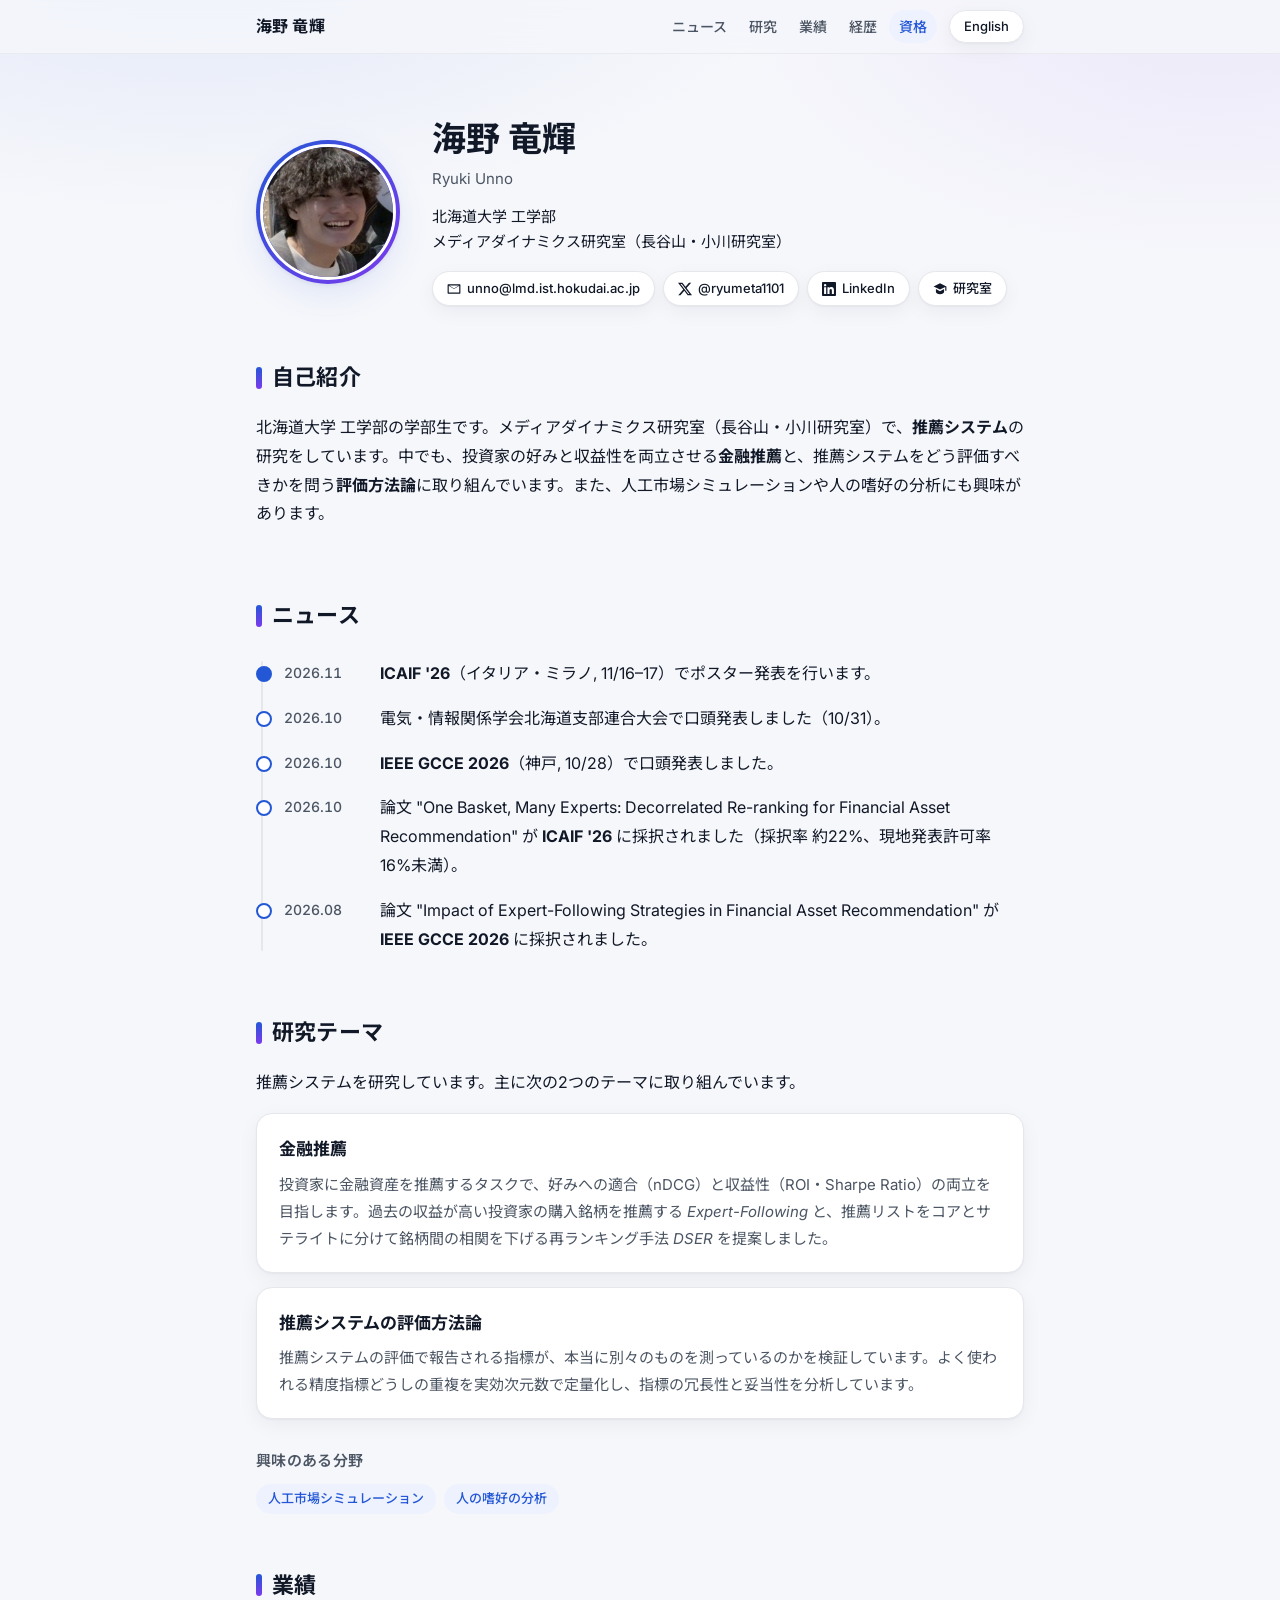
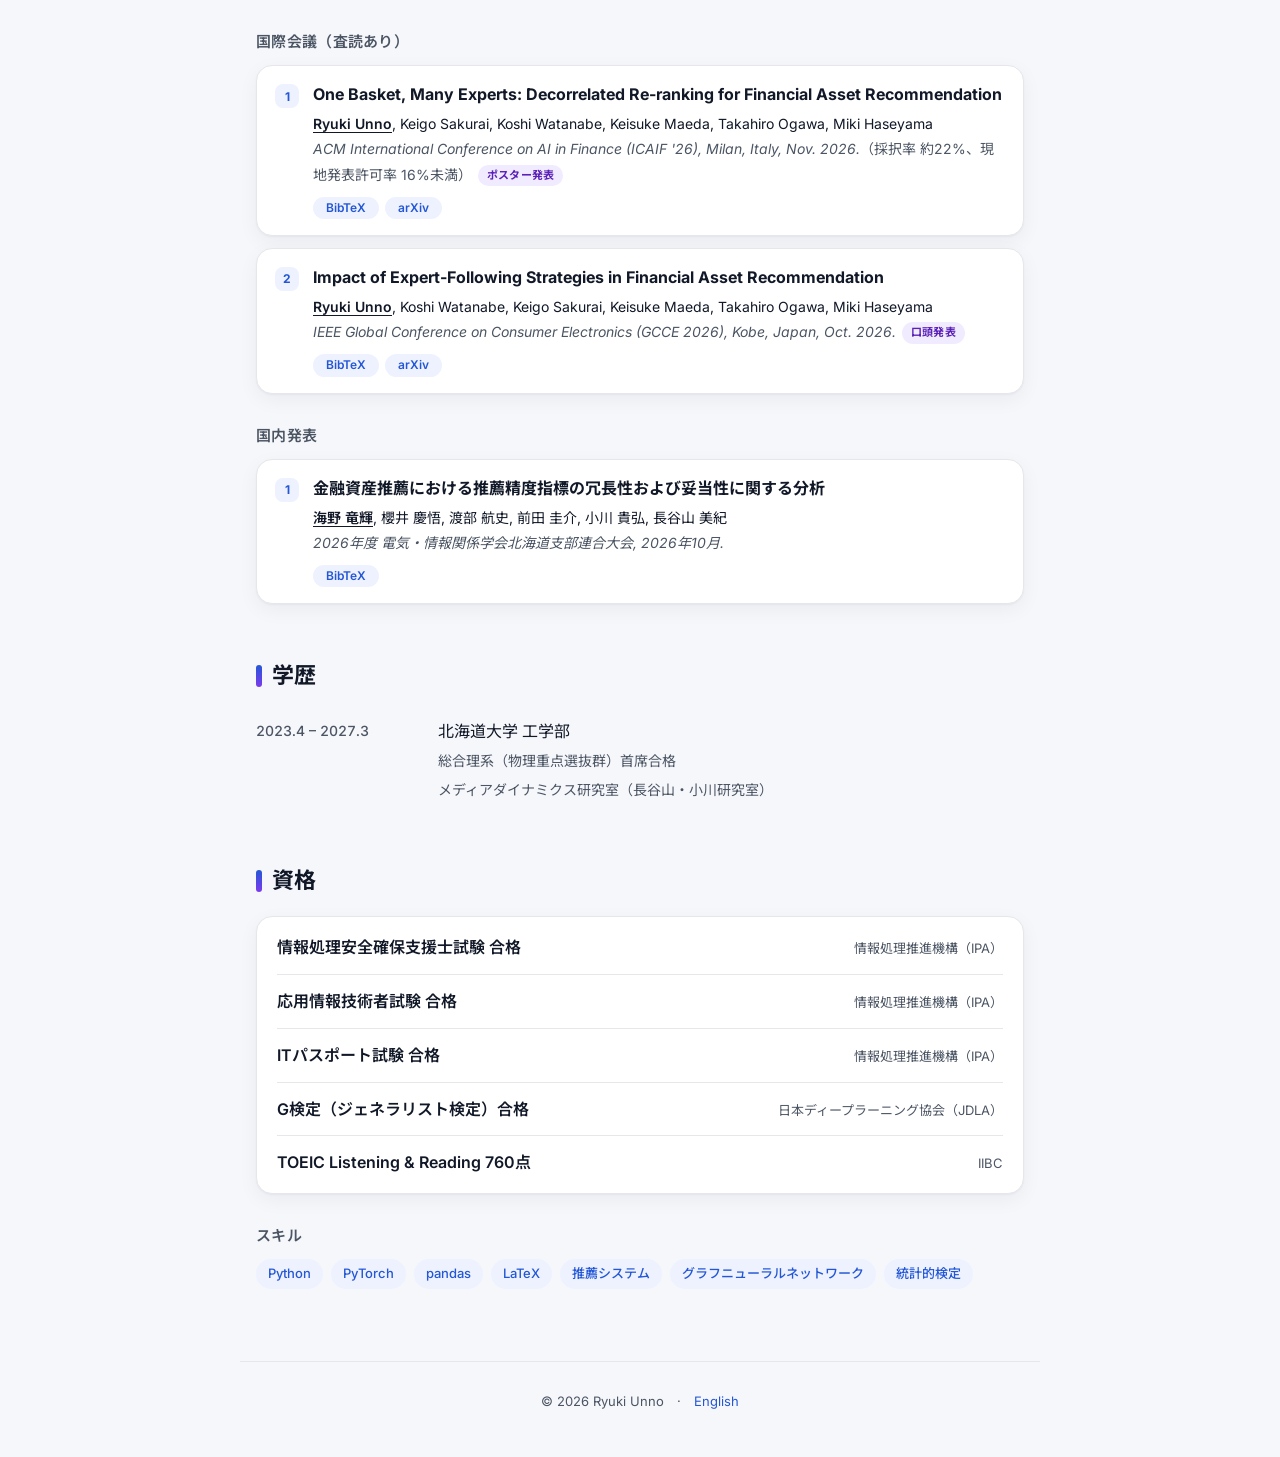
<file: index.html>
<!doctype html>
<html lang="ja">
<head>
  <meta charset="utf-8">
  <meta name="viewport" content="width=device-width, initial-scale=1">
  <title>海野 竜輝 | Ryuki Unno</title>
  <meta name="description" content="海野 竜輝（北海道大学 メディアダイナミクス研究室）のホームページ。推薦システムを研究しており、特に金融推薦と推薦システムの評価方法論に取り組んでいます。">
  <meta property="og:title" content="海野 竜輝 | Ryuki Unno">
  <meta property="og:description" content="推薦システムの研究（金融推薦・評価方法論） — 北海道大学">
  <meta property="og:type" content="website">
  <meta property="og:locale" content="ja_JP">
  <meta property="og:url" content="https://ryumeta1101.github.io/">
  <meta property="og:image" content="https://ryumeta1101.github.io/assets/images/profile.jpg">
  <meta name="twitter:card" content="summary">
  <link rel="canonical" href="https://ryumeta1101.github.io/">
  <link rel="alternate" hreflang="ja" href="https://ryumeta1101.github.io/">
  <link rel="alternate" hreflang="en" href="https://ryumeta1101.github.io/en/">
  <link rel="alternate" hreflang="x-default" href="https://ryumeta1101.github.io/">
  <link rel="icon" href="assets/images/favicon.svg" type="image/svg+xml">
  <link rel="preconnect" href="https://fonts.googleapis.com">
  <link rel="preconnect" href="https://fonts.gstatic.com" crossorigin>
  <link href="https://fonts.googleapis.com/css2?family=Inter:wght@400;500;600;700&family=Noto+Sans+JP:wght@400;500;600;700&display=swap" rel="stylesheet">
  <link rel="stylesheet" href="assets/css/style.css">
</head>
<body>

<header class="site-header">
  <nav class="nav">
    <a class="brand" href="#top">海野 竜輝</a>
    <ul>
      <li><a href="#news">ニュース</a></li>
      <li><a href="#research">研究</a></li>
      <li><a href="#publications">業績</a></li>
      <li><a href="#about">経歴</a></li>
      <li><a href="#certifications">資格</a></li>
    </ul>
    <a class="lang-btn" href="en/index.html" hreflang="en" lang="en">English</a>
  </nav>
</header>

<main id="top">

  <!-- ===== プロフィール ===== -->
  <section class="hero">
    <!-- assets/images/profile.jpg を置くと写真が表示される（無いときは "RU" を表示） -->
    <div class="avatar">RU<img src="assets/images/profile.jpg" alt="海野 竜輝" onerror="this.remove()"></div>
    <div>
      <h1>海野 竜輝</h1>
      <p class="sub-name">Ryuki Unno</p>
      <p class="affil">
        北海道大学 工学部<br>
        メディアダイナミクス研究室（長谷山・小川研究室）
      </p>
      <div class="links">
        <a href="mailto:unno@lmd.ist.hokudai.ac.jp">
          <svg viewBox="0 0 24 24" aria-hidden="true"><path d="M2 4h20a1 1 0 0 1 1 1v14a1 1 0 0 1-1 1H2a1 1 0 0 1-1-1V5a1 1 0 0 1 1-1zm10 8.2L3 6.6V18h18V6.6l-9 5.6zM20.2 6H3.8L12 11.1 20.2 6z"/></svg>
          unno@lmd.ist.hokudai.ac.jp
        </a>
        <a href="https://x.com/ryumeta1101" target="_blank" rel="noopener">
          <svg viewBox="0 0 24 24" aria-hidden="true"><path d="M18.9 1.2h3.7l-8 9.2L24 22.8h-7.4l-5.8-7.6-6.6 7.6H.5L9 13 0 1.2h7.6l5.2 6.9 6.1-6.9zm-1.3 19.4h2L6.5 3.3H4.3l13.3 17.3z"/></svg>
          @ryumeta1101
        </a>
        <a href="https://www.linkedin.com/in/ryumeta1101/" target="_blank" rel="noopener">
          <svg viewBox="0 0 24 24" aria-hidden="true"><path d="M20.45 20.45h-3.55v-5.57c0-1.33-.03-3.04-1.85-3.04-1.85 0-2.14 1.45-2.14 2.94v5.67H9.35V9h3.41v1.56h.05c.48-.9 1.64-1.85 3.37-1.85 3.6 0 4.27 2.37 4.27 5.46v6.28zM5.34 7.43a2.06 2.06 0 1 1 0-4.13 2.06 2.06 0 0 1 0 4.13zM7.12 20.45H3.56V9h3.56v11.45zM22.23 0H1.77C.79 0 0 .77 0 1.73v20.54C0 23.23.79 24 1.77 24h20.45c.98 0 1.78-.77 1.78-1.73V1.73C24 .77 23.2 0 22.22 0z"/></svg>
          LinkedIn
        </a>
        <a href="https://www-lmd.ist.hokudai.ac.jp/" target="_blank" rel="noopener">
          <svg viewBox="0 0 24 24" aria-hidden="true"><path d="M12 2 1 7.5 12 13l9-4.5V15h2V7.5L12 2zM5 12.2V17c0 1.7 3.1 4 7 4s7-2.3 7-4v-4.8L12 15.7 5 12.2z"/></svg>
          研究室
        </a>
      </div>
    </div>
  </section>

  <!-- ===== 自己紹介 ===== -->
  <section id="bio">
    <h2>自己紹介</h2>
    <p>北海道大学 工学部の学部生です。メディアダイナミクス研究室（長谷山・小川研究室）で、<strong>推薦システム</strong>の研究をしています。中でも、投資家の好みと収益性を両立させる<strong>金融推薦</strong>と、推薦システムをどう評価すべきかを問う<strong>評価方法論</strong>に取り組んでいます。また、人工市場シミュレーションや人の嗜好の分析にも興味があります。</p>
  </section>

  <!-- ===== ニュース ===== -->
  <section id="news">
    <h2>ニュース</h2>
    <ul class="news">
      <li>
        <time datetime="2026-11">2026.11</time>
        <span><strong>ICAIF '26</strong>（イタリア・ミラノ, 11/16–17）でポスター発表を行います。</span>
      </li>
      <li>
        <time datetime="2026-10">2026.10</time>
        <span>電気・情報関係学会北海道支部連合大会で口頭発表しました（10/31）。</span>
      </li>
      <li>
        <time datetime="2026-10">2026.10</time>
        <span><strong>IEEE GCCE 2026</strong>（神戸, 10/28）で口頭発表しました。</span>
      </li>
      <li>
        <time datetime="2026-10">2026.10</time>
        <span>論文 "One Basket, Many Experts: Decorrelated Re-ranking for Financial Asset Recommendation" が <strong>ICAIF '26</strong> に採択されました（採択率 約22%、現地発表許可率 16%未満）。</span>
      </li>
      <li>
        <time datetime="2026-08">2026.08</time>
        <span>論文 "Impact of Expert-Following Strategies in Financial Asset Recommendation" が <strong>IEEE GCCE 2026</strong> に採択されました。</span>
      </li>
    </ul>
  </section>

  <!-- ===== 研究テーマ ===== -->
  <section id="research">
    <h2>研究テーマ</h2>
    <p>推薦システムを研究しています。主に次の2つのテーマに取り組んでいます。</p>
    <div class="cards">
      <div class="card">
        <h3>金融推薦</h3>
        <p>投資家に金融資産を推薦するタスクで、好みへの適合（nDCG）と収益性（ROI・Sharpe Ratio）の両立を目指します。過去の収益が高い投資家の購入銘柄を推薦する <em>Expert-Following</em> と、推薦リストをコアとサテライトに分けて銘柄間の相関を下げる再ランキング手法 <em>DSER</em> を提案しました。</p>
      </div>
      <div class="card">
        <h3>推薦システムの評価方法論</h3>
        <p>推薦システムの評価で報告される指標が、本当に別々のものを測っているのかを検証しています。よく使われる精度指標どうしの重複を実効次元数で定量化し、指標の冗長性と妥当性を分析しています。</p>
      </div>
    </div>
    <h3>興味のある分野</h3>
    <div class="tags">
      <span>人工市場シミュレーション</span><span>人の嗜好の分析</span>
    </div>
  </section>

  <!-- ===== 業績 ===== -->
  <section id="publications">
    <h2>業績</h2>

    <h3>国際会議（査読あり）</h3>
    <ol class="pubs">
      <li>
        <span class="title">One Basket, Many Experts: Decorrelated Re-ranking for Financial Asset Recommendation</span>
        <span class="authors"><span class="me">Ryuki Unno</span>, Keigo Sakurai, Koshi Watanabe, Keisuke Maeda, Takahiro Ogawa, Miki Haseyama</span>
        <span class="venue">ACM International Conference on AI in Finance (ICAIF '26), Milan, Italy, Nov. 2026.<span class="rate">（採択率 約22%、現地発表許可率 16%未満）</span><span class="badge">ポスター発表</span></span>
        <div class="pub-links">
          <button class="pub-btn bib-toggle" type="button" aria-expanded="false" aria-controls="bib-icaif">BibTeX</button>
          <!-- DOI は ACM の登録後（ICAIF 会期後）に有効になる。doi.org で開けるのを確かめてから戻す
          <a class="pub-btn" href="https://doi.org/10.1145/3858063.3858783" target="_blank" rel="noopener">DOI</a> -->
          <a class="pub-btn" href="https://arxiv.org/abs/2611.05952" target="_blank" rel="noopener">arXiv</a>
        </div>
        <div class="bib-box" id="bib-icaif" hidden>
          <button class="copy-btn" type="button" data-copied="コピーしました" data-failed="選択しました">コピー</button>
<pre><code>@inproceedings{unno2026onebasket,
  title         = {One Basket, Many Experts: Decorrelated Re-ranking for Financial Asset Recommendation},
  author        = {Unno, Ryuki and Sakurai, Keigo and Watanabe, Koshi and Maeda, Keisuke and Ogawa, Takahiro and Haseyama, Miki},
  booktitle     = {Proceedings of the 7th ACM International Conference on AI in Finance},
  series        = {ICAIF '26},
  year          = {2026},
  address       = {Milan, Italy},
  publisher     = {ACM},
  doi           = {10.1145/3858063.3858783},
  eprint        = {2611.05952},
  archivePrefix = {arXiv}
}</code></pre>
        </div>
      </li>
      <li>
        <span class="title">Impact of Expert-Following Strategies in Financial Asset Recommendation</span>
        <span class="authors"><span class="me">Ryuki Unno</span>, Koshi Watanabe, Keigo Sakurai, Keisuke Maeda, Takahiro Ogawa, Miki Haseyama</span>
        <span class="venue">IEEE Global Conference on Consumer Electronics (GCCE 2026), Kobe, Japan, Oct. 2026.<span class="badge">口頭発表</span></span>
        <div class="pub-links">
          <button class="pub-btn bib-toggle" type="button" aria-expanded="false" aria-controls="bib-gcce">BibTeX</button>
          <a class="pub-btn" href="https://arxiv.org/abs/2607.14556" target="_blank" rel="noopener">arXiv</a>
        </div>
        <div class="bib-box" id="bib-gcce" hidden>
          <button class="copy-btn" type="button" data-copied="コピーしました" data-failed="選択しました">コピー</button>
<pre><code>@inproceedings{unno2026expert,
  title         = {Impact of Expert-Following Strategies in Financial Asset Recommendation},
  author        = {Unno, Ryuki and Watanabe, Koshi and Sakurai, Keigo and Maeda, Keisuke and Ogawa, Takahiro and Haseyama, Miki},
  booktitle     = {Proceedings of the IEEE Global Conference on Consumer Electronics (GCCE)},
  year          = {2026},
  address       = {Kobe, Japan},
  publisher     = {IEEE},
  eprint        = {2607.14556},
  archivePrefix = {arXiv}
}</code></pre>
        </div>
      </li>
    </ol>

    <h3>国内発表</h3>
    <ol class="pubs">
      <li>
        <span class="title">金融資産推薦における推薦精度指標の冗長性および妥当性に関する分析</span>
        <span class="authors"><span class="me">海野 竜輝</span>, 櫻井 慶悟, 渡部 航史, 前田 圭介, 小川 貴弘, 長谷山 美紀</span>
        <span class="venue">2026年度 電気・情報関係学会北海道支部連合大会, 2026年10月.</span>
        <div class="pub-links">
          <button class="pub-btn bib-toggle" type="button" aria-expanded="false" aria-controls="bib-shibu">BibTeX</button>
        </div>
        <div class="bib-box" id="bib-shibu" hidden>
          <button class="copy-btn" type="button" data-copied="コピーしました" data-failed="選択しました">コピー</button>
<pre><code>@inproceedings{unno2026redundancy,
  title     = {金融資産推薦における推薦精度指標の冗長性および妥当性に関する分析},
  author    = {海野, 竜輝 and 櫻井, 慶悟 and 渡部, 航史 and 前田, 圭介 and 小川, 貴弘 and 長谷山, 美紀},
  booktitle = {2026年度 電気・情報関係学会北海道支部連合大会},
  year      = {2026},
  month     = oct
}</code></pre>
        </div>
      </li>
    </ol>
  </section>

  <!-- ===== 経歴 ===== -->
  <section id="about">
    <h2>学歴</h2>
    <ul class="timeline">
      <li>
        <span class="when">2023.4 – 2027.3</span>
        <span>北海道大学 工学部<br>
          <span class="sub">総合理系（物理重点選抜群）首席合格</span><br>
          <span class="sub">メディアダイナミクス研究室（長谷山・小川研究室）</span></span>
      </li>
    </ul>

  </section>

  <!-- ===== 資格 ===== -->
  <section id="certifications">
    <h2>資格</h2>
    <ul class="certs">
      <li><span class="cert-name">情報処理安全確保支援士試験 合格</span><span class="cert-org">情報処理推進機構（IPA）</span></li>
      <li><span class="cert-name">応用情報技術者試験 合格</span><span class="cert-org">情報処理推進機構（IPA）</span></li>
      <li><span class="cert-name">ITパスポート試験 合格</span><span class="cert-org">情報処理推進機構（IPA）</span></li>
      <li><span class="cert-name">G検定（ジェネラリスト検定）合格</span><span class="cert-org">日本ディープラーニング協会（JDLA）</span></li>
      <li><span class="cert-name">TOEIC Listening &amp; Reading 760点</span><span class="cert-org">IIBC</span></li>
    </ul>

    <h3>スキル</h3>
    <div class="tags">
      <span>Python</span><span>PyTorch</span><span>pandas</span><span>LaTeX</span>
      <span>推薦システム</span><span>グラフニューラルネットワーク</span><span>統計的検定</span>
    </div>
  </section>

</main>

<footer>
  © 2026 Ryuki Unno　·　<a href="en/index.html" hreflang="en" lang="en">English</a>
</footer>

<script src="assets/js/main.js"></script>
</body>
</html>
</file>
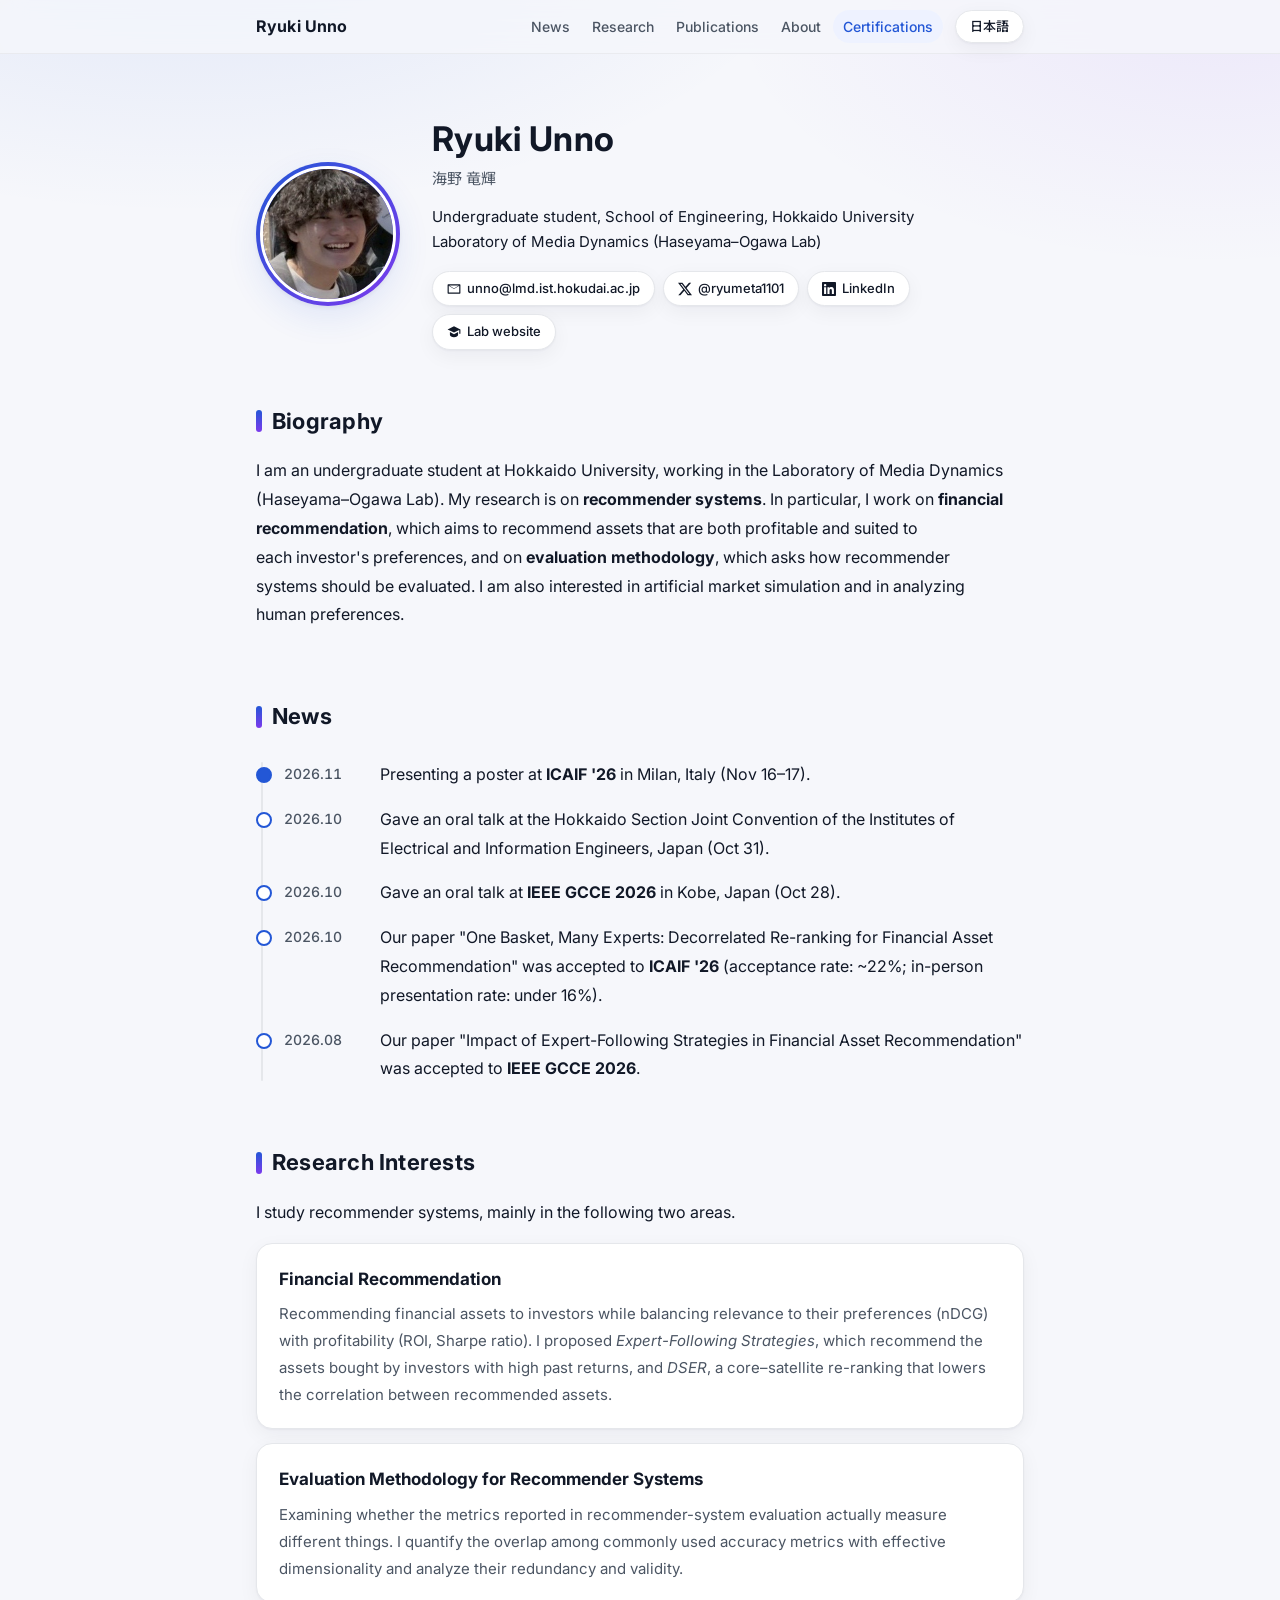
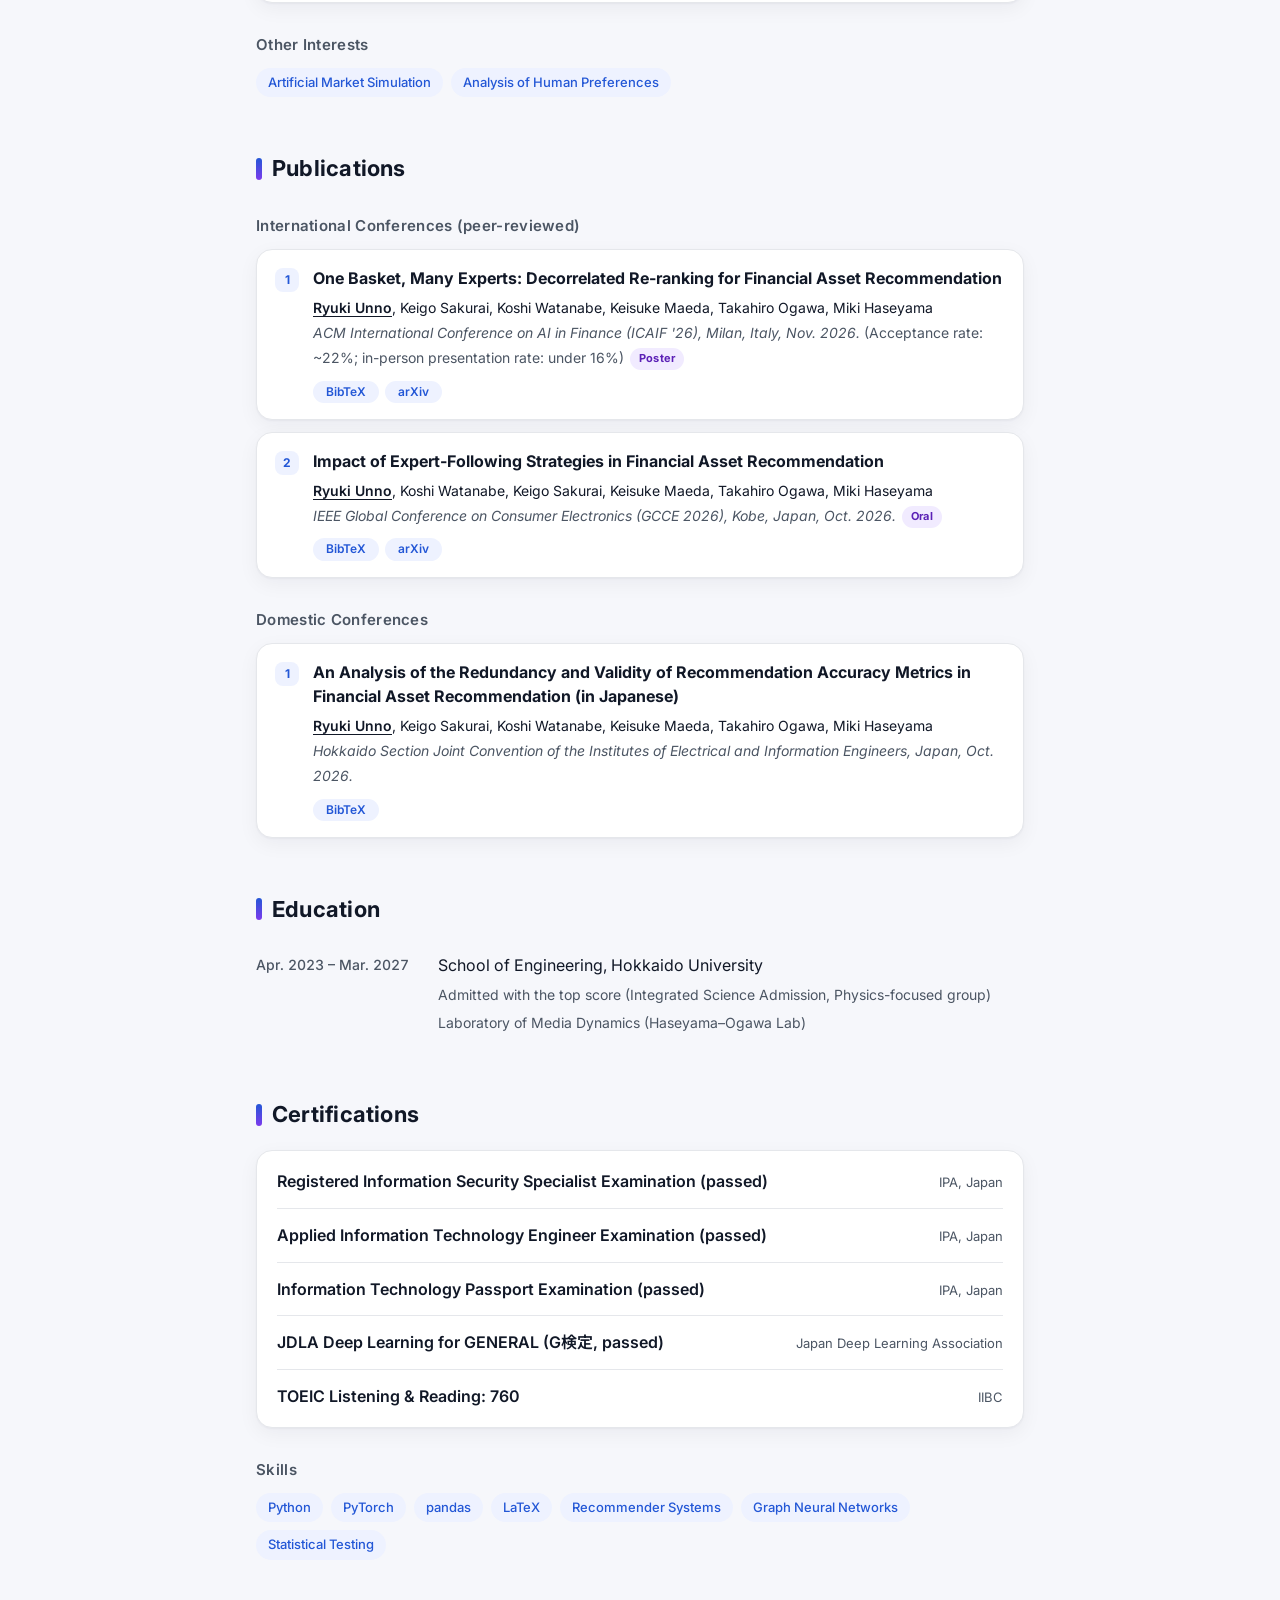
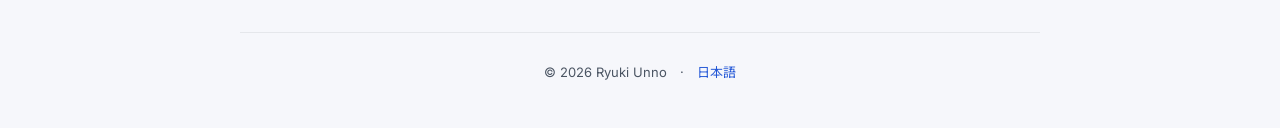
<file: en/index.html>
<!doctype html>
<html lang="en">
<head>
  <meta charset="utf-8">
  <meta name="viewport" content="width=device-width, initial-scale=1">
  <title>Ryuki Unno | 海野 竜輝</title>
  <meta name="description" content="Ryuki Unno — Hokkaido University, Laboratory of Media Dynamics. Research on recommender systems, focusing on financial recommendation and evaluation methodology.">
  <meta property="og:title" content="Ryuki Unno | 海野 竜輝">
  <meta property="og:description" content="Recommender systems (financial recommendation, evaluation methodology) — Hokkaido University">
  <meta property="og:type" content="website">
  <meta property="og:locale" content="en_US">
  <meta property="og:url" content="https://ryumeta1101.github.io/en/">
  <meta property="og:image" content="https://ryumeta1101.github.io/assets/images/profile.jpg">
  <meta name="twitter:card" content="summary">
  <link rel="canonical" href="https://ryumeta1101.github.io/en/">
  <link rel="alternate" hreflang="ja" href="https://ryumeta1101.github.io/">
  <link rel="alternate" hreflang="en" href="https://ryumeta1101.github.io/en/">
  <link rel="alternate" hreflang="x-default" href="https://ryumeta1101.github.io/">
  <link rel="icon" href="../assets/images/favicon.svg" type="image/svg+xml">
  <link rel="preconnect" href="https://fonts.googleapis.com">
  <link rel="preconnect" href="https://fonts.gstatic.com" crossorigin>
  <link href="https://fonts.googleapis.com/css2?family=Inter:wght@400;500;600;700&family=Noto+Sans+JP:wght@400;500;600;700&display=swap" rel="stylesheet">
  <link rel="stylesheet" href="../assets/css/style.css">
</head>
<body>

<header class="site-header">
  <nav class="nav">
    <a class="brand" href="#top">Ryuki Unno</a>
    <ul>
      <li><a href="#news">News</a></li>
      <li><a href="#research">Research</a></li>
      <li><a href="#publications">Publications</a></li>
      <li><a href="#about">About</a></li>
      <li><a href="#certifications">Certifications</a></li>
    </ul>
    <a class="lang-btn" href="../index.html" hreflang="ja" lang="ja">日本語</a>
  </nav>
</header>

<main id="top">

  <!-- ===== Profile ===== -->
  <section class="hero">
    <!-- ../assets/images/profile.jpg を置くと写真が表示される（無いときは "RU" を表示） -->
    <div class="avatar">RU<img src="../assets/images/profile.jpg" alt="Ryuki Unno" onerror="this.remove()"></div>
    <div>
      <h1>Ryuki Unno</h1>
      <p class="sub-name" lang="ja">海野 竜輝</p>
      <p class="affil">
        Undergraduate student, School of Engineering, Hokkaido University<br>
        Laboratory of Media Dynamics (Haseyama–Ogawa Lab)
      </p>
      <div class="links">
        <a href="mailto:unno@lmd.ist.hokudai.ac.jp">
          <svg viewBox="0 0 24 24" aria-hidden="true"><path d="M2 4h20a1 1 0 0 1 1 1v14a1 1 0 0 1-1 1H2a1 1 0 0 1-1-1V5a1 1 0 0 1 1-1zm10 8.2L3 6.6V18h18V6.6l-9 5.6zM20.2 6H3.8L12 11.1 20.2 6z"/></svg>
          unno@lmd.ist.hokudai.ac.jp
        </a>
        <a href="https://x.com/ryumeta1101" target="_blank" rel="noopener">
          <svg viewBox="0 0 24 24" aria-hidden="true"><path d="M18.9 1.2h3.7l-8 9.2L24 22.8h-7.4l-5.8-7.6-6.6 7.6H.5L9 13 0 1.2h7.6l5.2 6.9 6.1-6.9zm-1.3 19.4h2L6.5 3.3H4.3l13.3 17.3z"/></svg>
          @ryumeta1101
        </a>
        <a href="https://www.linkedin.com/in/ryumeta1101/" target="_blank" rel="noopener">
          <svg viewBox="0 0 24 24" aria-hidden="true"><path d="M20.45 20.45h-3.55v-5.57c0-1.33-.03-3.04-1.85-3.04-1.85 0-2.14 1.45-2.14 2.94v5.67H9.35V9h3.41v1.56h.05c.48-.9 1.64-1.85 3.37-1.85 3.6 0 4.27 2.37 4.27 5.46v6.28zM5.34 7.43a2.06 2.06 0 1 1 0-4.13 2.06 2.06 0 0 1 0 4.13zM7.12 20.45H3.56V9h3.56v11.45zM22.23 0H1.77C.79 0 0 .77 0 1.73v20.54C0 23.23.79 24 1.77 24h20.45c.98 0 1.78-.77 1.78-1.73V1.73C24 .77 23.2 0 22.22 0z"/></svg>
          LinkedIn
        </a>
        <a href="https://www-lmd.ist.hokudai.ac.jp/" target="_blank" rel="noopener">
          <svg viewBox="0 0 24 24" aria-hidden="true"><path d="M12 2 1 7.5 12 13l9-4.5V15h2V7.5L12 2zM5 12.2V17c0 1.7 3.1 4 7 4s7-2.3 7-4v-4.8L12 15.7 5 12.2z"/></svg>
          Lab website
        </a>
      </div>
    </div>
  </section>

  <!-- ===== Biography ===== -->
  <section id="bio">
    <h2>Biography</h2>
    <p>
      I am an undergraduate student at Hokkaido University, working in the Laboratory of Media Dynamics
      (Haseyama–Ogawa Lab). My research is on <strong>recommender systems</strong>.
      In particular, I work on <strong>financial recommendation</strong>, which aims to recommend assets that are
      both profitable and suited to each investor's preferences, and on <strong>evaluation methodology</strong>,
      which asks how recommender systems should be evaluated.
      I am also interested in artificial market simulation and in analyzing human preferences.
    </p>
  </section>

  <!-- ===== News ===== -->
  <section id="news">
    <h2>News</h2>
    <ul class="news">
      <li>
        <time datetime="2026-11">2026.11</time>
        <span>Presenting a poster at <strong>ICAIF '26</strong> in Milan, Italy (Nov 16–17).</span>
      </li>
      <li>
        <time datetime="2026-10">2026.10</time>
        <span>Gave an oral talk at the Hokkaido Section Joint Convention of the Institutes of Electrical and Information Engineers, Japan (Oct 31).</span>
      </li>
      <li>
        <time datetime="2026-10">2026.10</time>
        <span>Gave an oral talk at <strong>IEEE GCCE 2026</strong> in Kobe, Japan (Oct 28).</span>
      </li>
      <li>
        <time datetime="2026-10">2026.10</time>
        <span>Our paper "One Basket, Many Experts: Decorrelated Re-ranking for Financial Asset Recommendation" was accepted to <strong>ICAIF '26</strong> (acceptance rate: ~22%; in-person presentation rate: under 16%).</span>
      </li>
      <li>
        <time datetime="2026-08">2026.08</time>
        <span>Our paper "Impact of Expert-Following Strategies in Financial Asset Recommendation" was accepted to <strong>IEEE GCCE 2026</strong>.</span>
      </li>
    </ul>
  </section>

  <!-- ===== Research ===== -->
  <section id="research">
    <h2>Research Interests</h2>
    <p>I study recommender systems, mainly in the following two areas.</p>
    <div class="cards">
      <div class="card">
        <h3>Financial Recommendation</h3>
        <p>Recommending financial assets to investors while balancing relevance to their preferences (nDCG) with profitability (ROI, Sharpe ratio).
          I proposed <em>Expert-Following Strategies</em>, which recommend the assets bought by investors with high past returns,
          and <em>DSER</em>, a core–satellite re-ranking that lowers the correlation between recommended assets.</p>
      </div>
      <div class="card">
        <h3>Evaluation Methodology for Recommender Systems</h3>
        <p>Examining whether the metrics reported in recommender-system evaluation actually measure different things.
          I quantify the overlap among commonly used accuracy metrics with effective dimensionality and analyze their redundancy and validity.</p>
      </div>
    </div>
    <h3>Other Interests</h3>
    <div class="tags">
      <span>Artificial Market Simulation</span><span>Analysis of Human Preferences</span>
    </div>
  </section>

  <!-- ===== Publications ===== -->
  <section id="publications">
    <h2>Publications</h2>

    <h3>International Conferences (peer-reviewed)</h3>
    <ol class="pubs">
      <li>
        <span class="title">One Basket, Many Experts: Decorrelated Re-ranking for Financial Asset Recommendation</span>
        <span class="authors"><span class="me">Ryuki Unno</span>, Keigo Sakurai, Koshi Watanabe, Keisuke Maeda, Takahiro Ogawa, Miki Haseyama</span>
        <span class="venue">ACM International Conference on AI in Finance (ICAIF '26), Milan, Italy, Nov. 2026.<span class="rate"> (Acceptance rate: ~22%; in-person presentation rate: under 16%)</span><span class="badge">Poster</span></span>
        <div class="pub-links">
          <button class="pub-btn bib-toggle" type="button" aria-expanded="false" aria-controls="bib-icaif">BibTeX</button>
          <!-- DOI は ACM の登録後（ICAIF 会期後）に有効になる。doi.org で開けるのを確かめてから戻す
          <a class="pub-btn" href="https://doi.org/10.1145/3858063.3858783" target="_blank" rel="noopener">DOI</a> -->
          <a class="pub-btn" href="https://arxiv.org/abs/2611.05952" target="_blank" rel="noopener">arXiv</a>
        </div>
        <div class="bib-box" id="bib-icaif" hidden>
          <button class="copy-btn" type="button" data-copied="Copied" data-failed="Selected">Copy</button>
<pre><code>@inproceedings{unno2026onebasket,
  title         = {One Basket, Many Experts: Decorrelated Re-ranking for Financial Asset Recommendation},
  author        = {Unno, Ryuki and Sakurai, Keigo and Watanabe, Koshi and Maeda, Keisuke and Ogawa, Takahiro and Haseyama, Miki},
  booktitle     = {Proceedings of the 7th ACM International Conference on AI in Finance},
  series        = {ICAIF '26},
  year          = {2026},
  address       = {Milan, Italy},
  publisher     = {ACM},
  doi           = {10.1145/3858063.3858783},
  eprint        = {2611.05952},
  archivePrefix = {arXiv}
}</code></pre>
        </div>
      </li>
      <li>
        <span class="title">Impact of Expert-Following Strategies in Financial Asset Recommendation</span>
        <span class="authors"><span class="me">Ryuki Unno</span>, Koshi Watanabe, Keigo Sakurai, Keisuke Maeda, Takahiro Ogawa, Miki Haseyama</span>
        <span class="venue">IEEE Global Conference on Consumer Electronics (GCCE 2026), Kobe, Japan, Oct. 2026.<span class="badge">Oral</span></span>
        <div class="pub-links">
          <button class="pub-btn bib-toggle" type="button" aria-expanded="false" aria-controls="bib-gcce">BibTeX</button>
          <a class="pub-btn" href="https://arxiv.org/abs/2607.14556" target="_blank" rel="noopener">arXiv</a>
        </div>
        <div class="bib-box" id="bib-gcce" hidden>
          <button class="copy-btn" type="button" data-copied="Copied" data-failed="Selected">Copy</button>
<pre><code>@inproceedings{unno2026expert,
  title         = {Impact of Expert-Following Strategies in Financial Asset Recommendation},
  author        = {Unno, Ryuki and Watanabe, Koshi and Sakurai, Keigo and Maeda, Keisuke and Ogawa, Takahiro and Haseyama, Miki},
  booktitle     = {Proceedings of the IEEE Global Conference on Consumer Electronics (GCCE)},
  year          = {2026},
  address       = {Kobe, Japan},
  publisher     = {IEEE},
  eprint        = {2607.14556},
  archivePrefix = {arXiv}
}</code></pre>
        </div>
      </li>
    </ol>

    <h3>Domestic Conferences</h3>
    <ol class="pubs">
      <li>
        <span class="title">An Analysis of the Redundancy and Validity of Recommendation Accuracy Metrics in Financial Asset Recommendation (in Japanese)</span>
        <span class="authors"><span class="me">Ryuki Unno</span>, Keigo Sakurai, Koshi Watanabe, Keisuke Maeda, Takahiro Ogawa, Miki Haseyama</span>
        <span class="venue">Hokkaido Section Joint Convention of the Institutes of Electrical and Information Engineers, Japan, Oct. 2026.</span>
        <div class="pub-links">
          <button class="pub-btn bib-toggle" type="button" aria-expanded="false" aria-controls="bib-shibu">BibTeX</button>
        </div>
        <div class="bib-box" id="bib-shibu" hidden>
          <button class="copy-btn" type="button" data-copied="Copied" data-failed="Selected">Copy</button>
<pre><code>@inproceedings{unno2026redundancy,
  title     = {金融資産推薦における推薦精度指標の冗長性および妥当性に関する分析},
  author    = {海野, 竜輝 and 櫻井, 慶悟 and 渡部, 航史 and 前田, 圭介 and 小川, 貴弘 and 長谷山, 美紀},
  booktitle = {2026年度 電気・情報関係学会北海道支部連合大会},
  year      = {2026},
  month     = oct
}</code></pre>
        </div>
      </li>
    </ol>
  </section>

  <!-- ===== Education ===== -->
  <section id="about">
    <h2>Education</h2>
    <ul class="timeline">
      <li>
        <span class="when">Apr. 2023 – Mar. 2027</span>
        <span>School of Engineering, Hokkaido University<br>
          <span class="sub">Admitted with the top score (Integrated Science Admission, Physics-focused group)</span><br>
          <span class="sub">Laboratory of Media Dynamics (Haseyama–Ogawa Lab)</span></span>
      </li>
    </ul>

  </section>

  <!-- ===== Certifications ===== -->
  <section id="certifications">
    <h2>Certifications</h2>
    <ul class="certs">
      <li><span class="cert-name">Registered Information Security Specialist Examination (passed)</span><span class="cert-org">IPA, Japan</span></li>
      <li><span class="cert-name">Applied Information Technology Engineer Examination (passed)</span><span class="cert-org">IPA, Japan</span></li>
      <li><span class="cert-name">Information Technology Passport Examination (passed)</span><span class="cert-org">IPA, Japan</span></li>
      <li><span class="cert-name">JDLA Deep Learning for GENERAL (G検定, passed)</span><span class="cert-org">Japan Deep Learning Association</span></li>
      <li><span class="cert-name">TOEIC Listening &amp; Reading: 760</span><span class="cert-org">IIBC</span></li>
    </ul>

    <h3>Skills</h3>
    <div class="tags">
      <span>Python</span><span>PyTorch</span><span>pandas</span><span>LaTeX</span>
      <span>Recommender Systems</span><span>Graph Neural Networks</span><span>Statistical Testing</span>
    </div>
  </section>

</main>

<footer>
  © 2026 Ryuki Unno　·　<a href="../index.html" hreflang="ja" lang="ja">日本語</a>
</footer>

<script src="../assets/js/main.js"></script>
</body>
</html>
</file>
<file: assets/css/style.css>
/* =========================================================
   色（ライト / ダーク）
   本文の文字色は背景とのコントラストを十分にとる（muted も 7:1 前後）
   ========================================================= */
:root {
  --bg: #f6f7fb;
  --surface: #ffffff;
  --text: #111827;
  --muted: #4b5563;
  --line: #e5e7eb;
  --accent: #2357d6;
  --accent-2: #7c3aed;
  --accent-soft: #eef2ff;
  --badge: #5b21b6;
  --badge-soft: #f1ebff;
  --shadow: 0 1px 2px rgba(17, 24, 39, .04), 0 6px 20px rgba(17, 24, 39, .05);
  --shadow-hover: 0 2px 4px rgba(17, 24, 39, .05), 0 12px 32px rgba(35, 87, 214, .10);
  --glow-1: rgba(35, 87, 214, .10);
  --glow-2: rgba(124, 58, 237, .08);
  --radius: 16px;
  --maxw: 800px;
}
@media (prefers-color-scheme: dark) {
  :root:not([data-theme="light"]) {
    --bg: #0c0f16;
    --surface: #141924;
    --text: #e8eaf0;
    --muted: #a3abbb;
    --line: #262d3b;
    --accent: #85a8ff;
    --accent-2: #b794ff;
    --accent-soft: #1a2240;
    --badge: #c9b2ff;
    --badge-soft: #251c3d;
    --shadow: 0 1px 2px rgba(0, 0, 0, .3);
    --shadow-hover: 0 8px 28px rgba(0, 0, 0, .45);
    --glow-1: rgba(133, 168, 255, .10);
    --glow-2: rgba(183, 148, 255, .07);
  }
}
:root[data-theme="dark"] {
  --bg: #0c0f16;
  --surface: #141924;
  --text: #e8eaf0;
  --muted: #a3abbb;
  --line: #262d3b;
  --accent: #85a8ff;
  --accent-2: #b794ff;
  --accent-soft: #1a2240;
  --badge: #c9b2ff;
  --badge-soft: #251c3d;
  --shadow: 0 1px 2px rgba(0, 0, 0, .3);
  --shadow-hover: 0 8px 28px rgba(0, 0, 0, .45);
  --glow-1: rgba(133, 168, 255, .10);
  --glow-2: rgba(183, 148, 255, .07);
}

/* =========================================================
   基本
   ========================================================= */
* { box-sizing: border-box; }
/* iPhone などが文字を勝手に拡大する機能（テキスト自動拡大）を止める */
html { scroll-behavior: smooth; -webkit-text-size-adjust: 100%; text-size-adjust: 100%; }
body {
  margin: 0;
  background:
    radial-gradient(900px 420px at 15% -80px, var(--glow-1), transparent 70%),
    radial-gradient(700px 380px at 95% 0, var(--glow-2), transparent 70%),
    var(--bg);
  background-repeat: no-repeat;
  color: var(--text);
  font-family: "Inter", "Noto Sans JP", system-ui, sans-serif;
  font-size: 16px;
  line-height: 1.8;
  -webkit-font-smoothing: antialiased;
}
p { text-wrap: pretty; }
a { color: var(--accent); text-decoration: none; }
a:hover { text-decoration: underline; text-underline-offset: 3px; }
:focus-visible { outline: 2px solid var(--accent); outline-offset: 2px; border-radius: 6px; }

/* =========================================================
   ヘッダー
   ========================================================= */
.site-header {
  position: sticky; top: 0; z-index: 10;
  background: color-mix(in srgb, var(--bg) 80%, transparent);
  backdrop-filter: saturate(1.6) blur(12px);
  -webkit-backdrop-filter: saturate(1.6) blur(12px);
  border-bottom: 1px solid color-mix(in srgb, var(--line) 70%, transparent);
}
.nav {
  max-width: var(--maxw); margin: 0 auto; padding: 10px 16px;
  display: flex; align-items: center; gap: 12px;
}
.nav .brand { font-weight: 700; color: var(--text); margin-right: auto; white-space: nowrap; letter-spacing: .01em; }
.nav .brand:hover { text-decoration: none; }
.nav ul { list-style: none; display: flex; gap: 2px; margin: 0; padding: 0; }
.nav ul a {
  display: block; color: var(--muted); font-size: 14px; font-weight: 500;
  padding: 4px 10px; border-radius: 999px;
  transition: background-color .15s, color .15s;
}
.nav ul a:hover { color: var(--text); background: var(--accent-soft); text-decoration: none; }
.nav ul a.active { color: var(--accent); background: var(--accent-soft); }
.lang-btn {
  border: 1px solid var(--line); background: var(--surface); color: var(--text);
  border-radius: 999px; padding: 4px 14px; font-size: 13px; font-weight: 500;
  font-family: inherit; white-space: nowrap; box-shadow: var(--shadow);
  transition: border-color .15s, color .15s;
}
.lang-btn:hover { border-color: var(--accent); color: var(--accent); text-decoration: none; }

/* =========================================================
   レイアウト・見出し
   ========================================================= */
main { max-width: var(--maxw); margin: 0 auto; padding: 0 16px 72px; }
section { padding-top: 56px; scroll-margin-top: 64px; }
h2 {
  display: flex; align-items: center; gap: 10px;
  font-size: 22px; font-weight: 700; letter-spacing: .01em; line-height: 1.4;
  margin: 0 0 20px;
}
h2::before {
  content: ""; flex: none; width: 6px; height: 22px; border-radius: 3px;
  background: linear-gradient(180deg, var(--accent), var(--accent-2));
}
h3 { font-size: 15px; color: var(--muted); margin: 28px 0 10px; font-weight: 600; letter-spacing: .02em; }

/* =========================================================
   プロフィール（ヒーロー）
   ========================================================= */
.hero { display: flex; gap: 32px; align-items: center; padding-top: 64px; }
/* 外側のグラデーションの輪 → 白い隙間 → 写真、の三層。写真が無いときは輪の上に "RU" */
.avatar {
  position: relative; flex: none; width: 144px; height: 144px; border-radius: 50%;
  background: linear-gradient(135deg, var(--accent), var(--accent-2));
  color: #fff; box-shadow: var(--shadow-hover);
  display: grid; place-items: center; font-size: 46px; font-weight: 700;
}
.avatar img {
  position: absolute; inset: 4px; width: calc(100% - 8px); height: calc(100% - 8px);
  border-radius: 50%; border: 3px solid var(--surface); object-fit: cover;
  background: var(--surface);
}
.hero h1 { font-size: 34px; margin: 0; line-height: 1.25; letter-spacing: .01em; }
.hero .sub-name { color: var(--muted); font-size: 15px; margin: 4px 0 12px; }
.hero .affil { margin: 0; color: var(--text); font-size: 15px; line-height: 1.7; }
.links { display: flex; flex-wrap: wrap; gap: 8px; margin-top: 16px; }
.links a {
  display: inline-flex; align-items: center; gap: 6px;
  border: 1px solid var(--line); background: var(--surface); box-shadow: var(--shadow);
  border-radius: 999px; padding: 5px 14px; font-size: 13px; font-weight: 500; color: var(--text);
  transition: border-color .15s, color .15s, transform .15s;
}
.links a:hover { border-color: var(--accent); color: var(--accent); text-decoration: none; transform: translateY(-1px); }
.links svg { width: 14px; height: 14px; fill: currentColor; }

/* =========================================================
   ニュース（縦線でつないだ時系列）
   ========================================================= */
.news { list-style: none; margin: 0; padding: 0; position: relative; }
.news::before {
  content: ""; position: absolute; left: 5px; top: 10px; bottom: 10px; width: 2px;
  background: var(--line); border-radius: 1px;
}
.news li { position: relative; display: grid; grid-template-columns: 84px 1fr; gap: 12px; padding: 8px 0 8px 28px; }
.news li::before {
  content: ""; position: absolute; left: 0; top: 15px; width: 12px; height: 12px; border-radius: 50%;
  background: var(--surface); border: 2px solid var(--accent);
}
.news li:first-child::before { background: var(--accent); }
.news time { color: var(--muted); font-variant-numeric: tabular-nums; font-size: 14px; font-weight: 500; padding-top: 1px; }

/* =========================================================
   カード（研究テーマ・業績・資格）
   ========================================================= */
.cards { display: grid; gap: 14px; }
.card, .pubs li, .certs {
  background: var(--surface); border: 1px solid var(--line); border-radius: var(--radius);
  box-shadow: var(--shadow);
}
.card { padding: 20px 22px; transition: box-shadow .2s, transform .2s, border-color .2s; }
.card:hover { box-shadow: var(--shadow-hover); transform: translateY(-2px); border-color: color-mix(in srgb, var(--accent) 30%, var(--line)); }
.card h3 { margin: 0 0 6px; font-size: 17px; color: var(--text); font-weight: 700; letter-spacing: normal; }
.card p { margin: 0; color: var(--muted); font-size: 15px; }

/* 業績 */
/* minmax(0, 1fr) と min-width: 0 で、BibTeX の長い行があっても枠が画面幅を超えないようにする
   （超えた分は BibTeX の枠の中で横スクロールになる） */
.pubs { list-style: none; margin: 0; padding: 0; counter-reset: pub; display: grid; grid-template-columns: minmax(0, 1fr); gap: 12px; }
.pubs li { position: relative; padding: 16px 20px 16px 56px; min-width: 0; }
.pubs li::before {
  counter-increment: pub; content: counter(pub);
  position: absolute; left: 18px; top: 18px;
  width: 24px; height: 24px; border-radius: 8px; display: grid; place-items: center;
  font-size: 12px; font-weight: 700; color: var(--accent); background: var(--accent-soft);
}
.pubs .title { font-weight: 700; display: block; line-height: 1.55; }
.pubs .authors { display: block; font-size: 14px; margin-top: 4px; }
.pubs .venue { display: block; font-size: 14px; color: var(--muted); font-style: italic; }
.pubs .rate { font-style: normal; }
.me { font-weight: 600; text-decoration: underline; text-decoration-color: currentColor; text-underline-offset: 3px; }
.badge {
  display: inline-block; font-size: 11px; font-weight: 700; font-style: normal; letter-spacing: .02em;
  color: var(--badge); background: var(--badge-soft);
  border-radius: 999px; padding: 1px 9px; margin-left: 6px; vertical-align: 1px;
}
.pub-links { display: flex; flex-wrap: wrap; gap: 6px; margin-top: 10px; }
.pub-btn {
  font: inherit; font-size: 12px; font-weight: 600; line-height: 1.7; cursor: pointer;
  color: var(--accent); background: var(--accent-soft);
  border: 1px solid transparent; border-radius: 999px; padding: 0 12px;
  transition: background-color .15s, color .15s;
}
.pub-btn:hover, .pub-btn[aria-expanded="true"] {
  background: var(--accent); color: var(--surface); text-decoration: none;
}
.bib-box {
  position: relative; margin-top: 10px;
  background: var(--bg); border: 1px solid var(--line); border-radius: 12px;
}
.bib-box pre {
  margin: 0; padding: 14px 16px; overflow-x: auto;
  font-family: ui-monospace, "SFMono-Regular", Menlo, Consolas, monospace;
  font-size: 12px; line-height: 1.65; color: var(--text);
}
/* BibTeX の横移動スライダー（はみ出したときだけ JS が表示する） */
.bib-slider {
  -webkit-appearance: none; appearance: none;
  display: block; width: calc(100% - 32px); height: 24px; margin: -4px 16px 10px;
  /* 中央に細い線を引いてレールにする（つまみを掴みやすいよう、入力欄自体は高めに取る） */
  background: linear-gradient(var(--line), var(--line)) center / 100% 6px no-repeat;
  border-radius: 999px; cursor: pointer; touch-action: pan-y;
}
.bib-slider[hidden] { display: none; }
.bib-slider::-webkit-slider-thumb {
  -webkit-appearance: none; appearance: none;
  width: 22px; height: 22px; border-radius: 50%;
  background: var(--accent); border: 3px solid var(--surface); box-shadow: var(--shadow-hover);
}
.bib-slider::-moz-range-thumb {
  width: 16px; height: 16px; border-radius: 50%;
  background: var(--accent); border: 3px solid var(--surface); box-shadow: var(--shadow-hover);
}
.bib-slider::-moz-range-track { background: transparent; }
.copy-btn {
  position: absolute; top: 8px; right: 8px;
  font: inherit; font-size: 11px; font-weight: 600; cursor: pointer;
  color: var(--muted); background: var(--surface);
  border: 1px solid var(--line); border-radius: 999px; padding: 0 10px;
}
.copy-btn:hover { color: var(--accent); border-color: var(--accent); }

/* =========================================================
   学歴・資格・タグ
   ========================================================= */
.timeline { list-style: none; margin: 0; padding: 0; }
.timeline li { display: grid; grid-template-columns: 170px 1fr; gap: 12px; padding: 6px 0; }
.timeline .when { color: var(--muted); font-size: 14px; font-weight: 500; font-variant-numeric: tabular-nums; padding-top: 1px; }
.timeline .sub { color: var(--muted); font-size: 14px; }

.certs { list-style: none; margin: 0; padding: 4px 20px; }
.certs li {
  display: flex; justify-content: space-between; align-items: baseline; gap: 16px;
  padding: 12px 0; border-bottom: 1px solid var(--line);
}
.certs li:last-child { border-bottom: none; }
.cert-name { font-weight: 600; }
.cert-org { color: var(--muted); font-size: 13px; white-space: nowrap; }

.tags { display: flex; flex-wrap: wrap; gap: 8px; }
.tags span {
  background: var(--accent-soft); color: var(--accent);
  border-radius: 999px; padding: 3px 12px; font-size: 13px; font-weight: 500;
}

/* =========================================================
   フッター
   ========================================================= */
footer {
  max-width: var(--maxw); margin: 0 auto; padding: 28px 16px 44px;
  color: var(--muted); font-size: 13px; text-align: center;
  border-top: 1px solid var(--line);
}

/* 601〜720px: 英語版のメニュー（Publications など長い語）が収まるよう詰める */
@media (min-width: 601px) and (max-width: 720px) {
  .nav { gap: 8px; }
  .nav ul a { padding: 4px 6px; font-size: 13px; }
}

/* =========================================================
   スマホ
   ========================================================= */
@media (max-width: 600px) {
  .nav ul { display: none; }
  section { padding-top: 44px; }
  .hero { flex-direction: column; text-align: center; gap: 18px; padding-top: 40px; }
  .links { justify-content: center; }
  .hero h1 { font-size: 28px; }
  .news li, .timeline li { grid-template-columns: minmax(0, 1fr); gap: 0; }
  .pubs li { padding: 14px 16px 14px 50px; }
  .pubs li::before { left: 14px; top: 16px; }
  .certs { padding: 4px 16px; }
  .certs li { flex-direction: column; gap: 0; }
  .card { padding: 18px; }
  /* BibTeX を横にスクロールしても「コピー」ボタンが文字に重ならないよう、上に余白を取る */
  .bib-box pre { padding-top: 40px; }
}

/* 動きを減らす設定のときはアニメーションを止める */
@media (prefers-reduced-motion: reduce) {
  html { scroll-behavior: auto; }
  *, *::before, *::after { transition: none !important; }
  .card:hover, .links a:hover { transform: none; }
}
</file>
